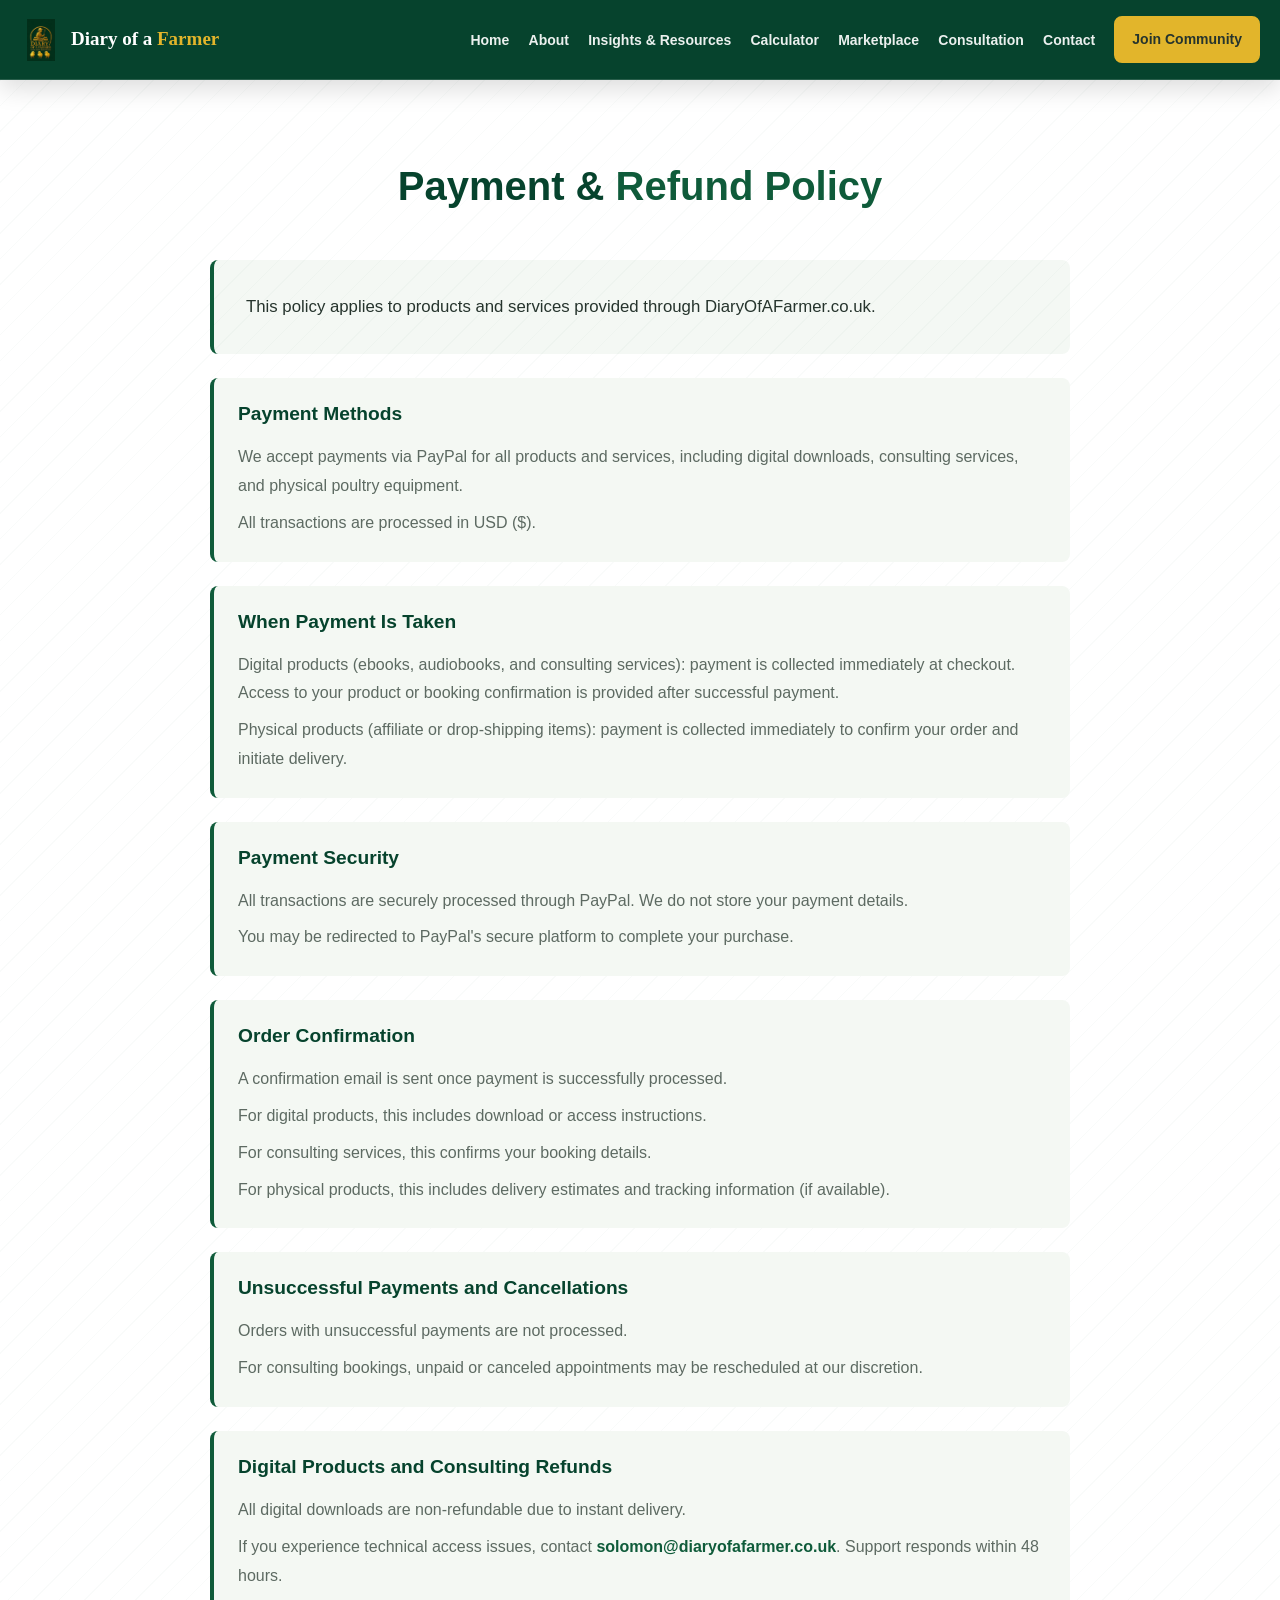
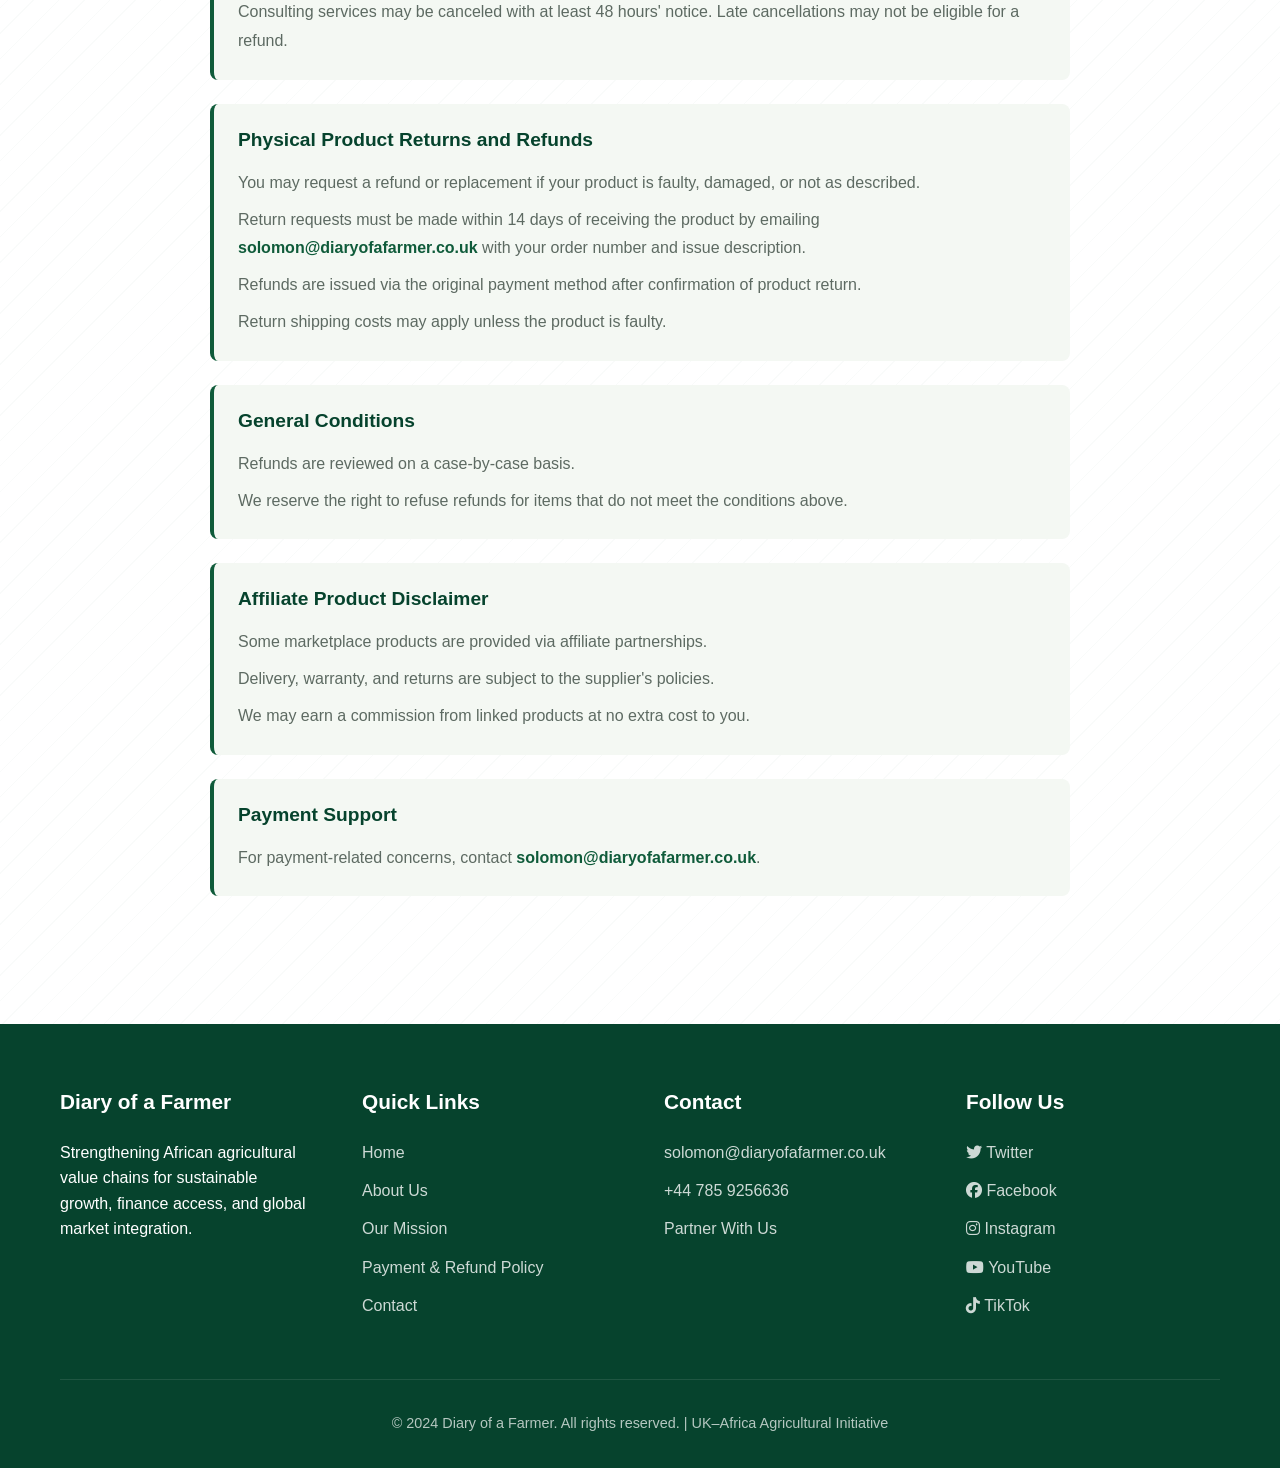
<file: payment-policy.html>
<!DOCTYPE html>
<html lang="en">
  <head>
    <meta charset="UTF-8" />
    <meta name="viewport" content="width=device-width, initial-scale=1.0" />
    <title>Payment & Refund Policy | Diary of a Farmer</title>
    <link rel="stylesheet" href="styles.css" />
    <link
      rel="stylesheet"
      href="https://cdnjs.cloudflare.com/ajax/libs/font-awesome/6.4.0/css/all.min.css"
    />
  </head>
  <body>
    <header data-component="header"></header>

    <section class="section">
      <div class="container legal-content">
        <h1 class="section-title">Payment &amp; <span>Refund Policy</span></h1>

        <div class="legal-section">
          <div class="notice-card highlight">
            <p>
              This policy applies to products and services provided through
              DiaryOfAFarmer.co.uk.
            </p>
          </div>

          <div class="notice-card">
            <h3>Payment Methods</h3>
            <p>
              We accept payments via PayPal for all products and services,
              including digital downloads, consulting services, and physical
              poultry equipment.
            </p>
            <p>All transactions are processed in USD ($).</p>
          </div>

          <div class="notice-card">
            <h3>When Payment Is Taken</h3>
            <p>
              Digital products (ebooks, audiobooks, and consulting services):
              payment is collected immediately at checkout. Access to your
              product or booking confirmation is provided after successful
              payment.
            </p>
            <p>
              Physical products (affiliate or drop-shipping items): payment is
              collected immediately to confirm your order and initiate delivery.
            </p>
          </div>

          <div class="notice-card">
            <h3>Payment Security</h3>
            <p>
              All transactions are securely processed through PayPal. We do not
              store your payment details.
            </p>
            <p>
              You may be redirected to PayPal's secure platform to complete
              your purchase.
            </p>
          </div>

          <div class="notice-card">
            <h3>Order Confirmation</h3>
            <p>
              A confirmation email is sent once payment is successfully
              processed.
            </p>
            <p>
              For digital products, this includes download or access
              instructions.
            </p>
            <p>For consulting services, this confirms your booking details.</p>
            <p>
              For physical products, this includes delivery estimates and
              tracking information (if available).
            </p>
          </div>

          <div class="notice-card">
            <h3>Unsuccessful Payments and Cancellations</h3>
            <p>Orders with unsuccessful payments are not processed.</p>
            <p>
              For consulting bookings, unpaid or canceled appointments may be
              rescheduled at our discretion.
            </p>
          </div>

          <div class="notice-card">
            <h3>Digital Products and Consulting Refunds</h3>
            <p>
              All digital downloads are non-refundable due to instant delivery.
            </p>
            <p>
              If you experience technical access issues, contact
              <a href="mailto:solomon@diaryofafarmer.co.uk"
                >solomon@diaryofafarmer.co.uk</a
              >. Support responds within 48 hours.
            </p>
            <p>
              Consulting services may be canceled with at least 48 hours'
              notice. Late cancellations may not be eligible for a refund.
            </p>
          </div>

          <div class="notice-card">
            <h3>Physical Product Returns and Refunds</h3>
            <p>
              You may request a refund or replacement if your product is faulty,
              damaged, or not as described.
            </p>
            <p>
              Return requests must be made within 14 days of receiving the
              product by emailing
              <a href="mailto:solomon@diaryofafarmer.co.uk"
                >solomon@diaryofafarmer.co.uk</a
              >
              with your order number and issue description.
            </p>
            <p>
              Refunds are issued via the original payment method after
              confirmation of product return.
            </p>
            <p>
              Return shipping costs may apply unless the product is faulty.
            </p>
          </div>

          <div class="notice-card">
            <h3>General Conditions</h3>
            <p>Refunds are reviewed on a case-by-case basis.</p>
            <p>
              We reserve the right to refuse refunds for items that do not meet
              the conditions above.
            </p>
          </div>

          <div class="notice-card">
            <h3>Affiliate Product Disclaimer</h3>
            <p>
              Some marketplace products are provided via affiliate partnerships.
            </p>
            <p>
              Delivery, warranty, and returns are subject to the supplier's
              policies.
            </p>
            <p>
              We may earn a commission from linked products at no extra cost to
              you.
            </p>
          </div>

          <div class="notice-card">
            <h3>Payment Support</h3>
            <p>
              For payment-related concerns, contact
              <a href="mailto:solomon@diaryofafarmer.co.uk"
                >solomon@diaryofafarmer.co.uk</a
              >.
            </p>
          </div>
        </div>
      </div>
    </section>

    <footer data-component="footer"></footer>

    <script src="script.js"></script>
  </body>
</html>
</file>
<file: styles.css>
:root {
    --primary-green: #0f5b3a;
    --light-green: #3c9a67;
    --dark-green: #06432d;
    --accent-yellow: #e2b52b;
    --accent-yellow-hover: #c99c18;
    --light-bg: #f4f8f3;
    --dark-text: #26342d;
    --light-text: #5d6a62;
    --white: #ffffff;
    --shadow: 0 8px 30px rgba(0, 0, 0, 0.08);
    --transition: all 0.3s ease;
}

* {
    margin: 0;
    padding: 0;
    box-sizing: border-box;
}

html {
    scroll-behavior: smooth;
}

body {
    font-family: 'Poppins', sans-serif;
    line-height: 1.6;
    color: var(--dark-text);
    background-color: var(--white);
    overflow-x: hidden;
}

h1, h2, h3, h4 {
    font-family: 'Roboto Slab', serif;
    font-weight: 600;
    line-height: 1.3;
    margin-bottom: 1rem;
}

.container {
    width: 100%;
    max-width: 1200px;
    margin: 0 auto;
    padding: 0 20px;
}

/* Header & Navigation */
header {
    background-color: var(--white);
    box-shadow: var(--shadow);
    position: sticky;
    top: 0;
    z-index: 1000;
    padding: 1rem 0;
}

.header-container {
    display: flex;
    justify-content: space-between;
    align-items: center;
}

.logo {
    display: flex;
    align-items: center;
    gap: 10px;
    text-decoration: none;
}

.logo-icon {
    color: var(--primary-green);
    font-size: 2rem;
}

.logo-img {
    width: 50px;
    height: 50px;
    object-fit: contain;
    border-radius: 8px;
}

.logo-text {
    font-family: 'Roboto Slab', serif;
    font-weight: 700;
    font-size: 1.5rem;
    color: var(--dark-green);
}

.logo-text span {
    color: var(--primary-green);
}

.nav-menu {
    display: flex;
    list-style: none;
    gap: 1.6rem;
    flex-wrap: nowrap;
}

.nav-menu > li {
    white-space: nowrap;
}

.dropdown {
    position: relative;
}

.dropdown-toggle {
    background: none;
    border: none;
    cursor: pointer;
    font-size: 1rem;
    font-family: 'Poppins', sans-serif;
    padding: 0;
}

.dropdown-toggle::after {
    content: '\25BE';
    margin-left: 0.45rem;
    font-size: 0.75rem;
    color: var(--light-text);
}

.dropdown-menu {
    list-style: none;
    position: absolute;
    top: calc(100% + 0.8rem);
    left: 0;
    min-width: 220px;
    background-color: var(--white);
    border-radius: 12px;
    box-shadow: var(--shadow);
    padding: 0.8rem 0;
    display: flex;
    flex-direction: column;
    gap: 0.2rem;
    opacity: 0;
    visibility: hidden;
    transform: translateY(10px);
    transition: var(--transition);
    z-index: 1001;
}

.dropdown-menu .nav-link {
    display: block;
    padding: 0.55rem 1.3rem;
    font-weight: 500;
}

.dropdown-menu .nav-link::after {
    display: none;
}

.dropdown.open .dropdown-menu,
.dropdown:hover .dropdown-menu {
    opacity: 1;
    visibility: visible;
    transform: translateY(0);
}

.dropdown.open .dropdown-toggle::after,
.dropdown:hover .dropdown-toggle::after {
    color: var(--primary-green);
}

.nav-link {
    text-decoration: none;
    color: var(--dark-text);
    font-weight: 500;
    transition: var(--transition);
    position: relative;
}

.nav-link:hover {
    color: var(--primary-green);
}

.nav-link::after {
    content: '';
    position: absolute;
    width: 0;
    height: 2px;
    background-color: var(--primary-green);
    bottom: -5px;
    left: 0;
    transition: var(--transition);
}

.nav-link:hover::after {
    width: 100%;
}

.cta-button {
    background-color: var(--primary-green);
    color: var(--white);
    padding: 0.8rem 1.8rem;
    border-radius: 50px;
    text-decoration: none;
    font-weight: 600;
    transition: var(--transition);
    border: 2px solid var(--primary-green);
}

.cta-button:hover {
    background-color: transparent;
    color: var(--primary-green);
}

.mobile-menu-btn {
    display: none;
    background: none;
    border: none;
    font-size: 1.5rem;
    color: var(--dark-green);
    cursor: pointer;
}

/* Hero Section */
.hero {
    padding: 5rem 0;
    background: linear-gradient(rgba(255, 255, 255, 0.9), rgba(255, 255, 255, 0.9)), url('https://images.unsplash.com/photo-1500382017468-9049fed747ef?ixlib=rb-4.0.3&ixid=M3wxMjA3fDB8MHxwaG90by1wYWdlfHx8fGVufDB8fHx8fA%3D%3D&auto=format&fit=crop&w=2070&q=80');
    background-size: cover;
    background-position: center;
}

.hero-content {
    max-width: 800px;
    text-align: center;
    margin: 0 auto;
}

.hero h1 {
    font-size: 3rem;
    color: var(--dark-green);
    margin-bottom: 1.5rem;
}

.hero h1 span {
    color: var(--primary-green);
}

.hero-subtitle {
    font-size: 1.2rem;
    color: var(--light-text);
    margin-bottom: 2rem;
}

.tagline {
    display: inline-block;
    background-color: var(--accent-yellow);
    color: var(--dark-text);
    padding: 0.5rem 1.5rem;
    border-radius: 50px;
    font-weight: 600;
    margin-bottom: 2rem;
    font-size: 1.1rem;
}

/* About Section */
.section {
    padding: 5rem 0;
}

.section-title {
    text-align: center;
    font-size: 2.5rem;
    color: var(--dark-green);
    margin-bottom: 3rem;
}

.section-title span {
    color: var(--primary-green);
}

.about-content {
    display: grid;
    grid-template-columns: 1fr 1fr;
    gap: 4rem;
    align-items: center;
}

.about-text p {
    margin-bottom: 1.5rem;
    font-size: 1.1rem;
    color: var(--light-text);
}

.highlight-box {
    background-color: var(--light-bg);
    border-left: 5px solid var(--primary-green);
    padding: 2rem;
    border-radius: 0 10px 10px 0;
    margin-top: 2rem;
}

.highlight-box h3 {
    color: var(--dark-green);
    margin-bottom: 1rem;
}

.about-image {
    border-radius: 10px;
    overflow: hidden;
    box-shadow: var(--shadow);
}

.about-image img {
    width: 100%;
    height: auto;
    display: block;
    transition: transform 0.5s ease;
}

.about-image:hover img {
    transform: scale(1.05);
}

/* Mission Section */
.mission {
    background-color: var(--light-bg);
}

.mission-cards {
    display: grid;
    grid-template-columns: repeat(auto-fit, minmax(300px, 1fr));
    gap: 2rem;
    margin-top: 3rem;
}

.mission-card {
    background-color: var(--white);
    padding: 2rem;
    border-radius: 10px;
    box-shadow: var(--shadow);
    transition: var(--transition);
    text-align: center;
    background-size: cover;
    background-position: center;
    position: relative;
    min-height: 400px;
    display: flex;
    flex-direction: column;
    justify-content: flex-end;
    overflow: hidden;
}

.mission-card::before {
    content: '';
    position: absolute;
    top: 0;
    left: 0;
    right: 0;
    bottom: 0;
    background: linear-gradient(180deg, rgba(0,0,0,0.3) 0%, rgba(0,0,0,0.7) 100%);
    z-index: 1;
}

.mission-card-content {
    position: relative;
    z-index: 2;
    color: var(--white);
    width: 100%;
    display: flex;
    flex-direction: column;
    align-items: center;
}

.mission-card h3 {
    color: var(--white);
}

.mission-card p {
    color: rgba(255,255,255,0.95);
}

.mission-card:hover {
    transform: translateY(-10px);
}

.mission-icon {
    font-size: 3rem;
    color: var(--white);
    margin-bottom: 1.5rem;
}

/* Blog Section */
.blog-section {
    background-color: var(--white);
}

.products-section { background-color: var(--light-bg); }
.products-grid {
    display: grid;
    grid-template-columns: repeat(4, minmax(0, 1fr));
    gap: 1.5rem;
}
.product-card {
    background: var(--white);
    border: 1px solid #e8efe8;
    border-radius: 12px;
    overflow: hidden;
    display: flex;
    flex-direction: column;
}
.product-image { width: 100%; aspect-ratio: 1; object-fit: contain; background: #f1f8e9; }
.product-placeholder { display: flex; align-items: center; justify-content: center; color: var(--primary-green); }
.product-placeholder i { font-size: 3rem; }
.product-card-body { padding: 1.4rem; display: flex; flex-direction: column; gap: 0.8rem; flex: 1; }
.product-card-body h3 { font-size: 1.1rem; color: var(--dark-green); }
.product-card-body .blog-read-link { margin-top: auto; }
.product-price { font-weight: 600; color: var(--primary-green); }
.product-stock { color: var(--light-text); font-size: 0.9rem; }
.products-status { grid-column: 1 / -1; text-align: center; padding: 2rem 0; }
@media (max-width: 992px) { .products-grid { grid-template-columns: repeat(2, minmax(0, 1fr)); } }
@media (max-width: 576px) { .products-grid { grid-template-columns: 1fr; } }

.blog-grid {
    display: grid;
    grid-template-columns: repeat(auto-fit, minmax(280px, 1fr));
    gap: 2rem;
}

.blog-card {
    background-color: var(--white);
    border: 1px solid #e8efe8;
    border-radius: 12px;
    overflow: hidden;
    box-shadow: var(--shadow);
    transition: var(--transition);
    display: flex;
    flex-direction: column;
}

.blog-card:hover {
    transform: translateY(-6px);
}

.blog-image {
    width: 100%;
    height: 200px;
    object-fit: cover;
    background: linear-gradient(135deg, #e8f5e9, #f1f8e9);
}

.blog-card-body {
    padding: 1.4rem;
    display: flex;
    flex-direction: column;
    gap: 0.9rem;
    flex: 1;
}

.blog-date {
    font-size: 0.9rem;
    color: var(--light-text);
}

.blog-card-title {
    font-size: 1.3rem;
    color: var(--dark-green);
    margin: 0;
}

.blog-excerpt {
    color: var(--light-text);
    margin: 0;
}

.blog-read-link {
    margin-top: auto;
    color: var(--primary-green);
    text-decoration: none;
    font-weight: 600;
}

.blog-read-link:hover {
    color: var(--dark-green);
}

.blog-status {
    grid-column: 1 / -1;
    text-align: center;
    color: var(--light-text);
    font-size: 1.05rem;
}

.blog-footer-link {
    margin-top: 2rem;
    text-align: center;
}

/* CTA Section */
.cta-section {
    text-align: center;
    padding: 5rem 0;
    background: linear-gradient(135deg, var(--primary-green), var(--dark-green));
    color: var(--white);
}

.cta-section h2 {
    font-size: 2.5rem;
    margin-bottom: 1.5rem;
}

.cta-section p {
    max-width: 700px;
    margin: 0 auto 2.5rem;
    font-size: 1.1rem;
    opacity: 0.9;
}

.cta-button-large {
    background-color: var(--accent-yellow);
    color: var(--dark-text);
    padding: 1.2rem 2.5rem;
    border-radius: 50px;
    text-decoration: none;
    font-weight: 700;
    font-size: 1.2rem;
    transition: var(--transition);
    display: inline-block;
    border: 2px solid var(--accent-yellow);
}

.cta-button-large:hover {
    background-color: transparent;
    color: var(--accent-yellow);
}

/* Footer */
footer {
    background-color: var(--dark-green);
    color: var(--white);
    padding: 4rem 0 2rem;
}

.footer-content {
    display: grid;
    grid-template-columns: repeat(auto-fit, minmax(250px, 1fr));
    gap: 3rem;
    margin-bottom: 3rem;
}

.footer-column h3 {
    color: var(--white);
    margin-bottom: 1.5rem;
    font-size: 1.3rem;
}

.footer-links {
    list-style: none;
}

.footer-links li {
    margin-bottom: 0.8rem;
}

.footer-links a {
    color: rgba(255, 255, 255, 0.8);
    text-decoration: none;
    transition: var(--transition);
}

.footer-links a:hover {
    color: var(--accent-yellow);
    padding-left: 5px;
}

.copyright {
    text-align: center;
    padding-top: 2rem;
    border-top: 1px solid rgba(255, 255, 255, 0.1);
    color: rgba(255, 255, 255, 0.7);
    font-size: 0.9rem;
}

/* Responsive Design */
@media (max-width: 992px) {
    .hero h1 {
        font-size: 2.5rem;
    }
    
    .about-content {
        grid-template-columns: 1fr;
        gap: 3rem;
    }
    
    .about-image {
        order: -1;
    }
}

@media (max-width: 768px) {
    .nav-menu {
        position: fixed;
        top: 80px;
        left: -100%;
        flex-direction: column;
        background-color: var(--white);
        width: 100%;
        text-align: center;
        transition: var(--transition);
        box-shadow: var(--shadow);
        padding: 2rem 0;
        z-index: 999;
    }

    .nav-menu.active {
        left: 0;
    }

    .mobile-menu-btn {
        display: block;
    }

    .dropdown {
        width: 100%;
    }

    .dropdown-toggle {
        width: 100%;
        text-align: center;
        padding: 0.4rem 0;
    }

    .dropdown-menu {
        position: static;
        opacity: 1;
        visibility: visible;
        transform: none;
        box-shadow: none;
        background-color: transparent;
        padding: 0;
        display: none;
    }

    .dropdown.open .dropdown-menu {
        display: flex;
    }

    .dropdown-menu .nav-link {
        padding: 0.5rem 0;
    }

    .hero h1 {
        font-size: 2rem;
    }

    .section-title {
        font-size: 2rem;
    }
    
    .cta-section h2 {
        font-size: 2rem;
    }
}

@media (max-width: 576px) {
    .hero {
        padding: 3rem 0;
    }
    
    .section {
        padding: 3rem 0;
    }
    
    .cta-section {
        padding: 3rem 0;
    }
    
    .hero h1 {
        font-size: 1.8rem;
    }
}

/* Team Members Section */
.team-members-grid {
    display: grid;
    grid-template-columns: repeat(auto-fit, minmax(350px, 1fr));
    gap: 3rem;
    margin-top: 3rem;
}

@media (min-width: 769px) {
    .team-members-grid {
        grid-template-columns: repeat(2, minmax(0, 1fr));
    }
}

.team-member-card {
    background-color: var(--white);
    border-radius: 10px;
    box-shadow: var(--shadow);
    overflow: hidden;
    transition: var(--transition);
}

.team-member-card:hover {
    transform: translateY(-10px);
    box-shadow: 0 12px 40px rgba(0, 0, 0, 0.15);
}

.team-image {
    width: 100%;
    height: 300px;
    overflow: hidden;
}

.team-image img {
    width: 100%;
    height: 100%;
    object-fit: cover;
    transition: transform 0.5s ease;
}

.team-member-card:hover .team-image img {
    transform: scale(1.05);
}

.team-info {
    padding: 2rem;
}

.team-info h3 {
    color: var(--dark-green);
    margin-bottom: 0.5rem;
    font-size: 1.5rem;
}

.team-role {
    color: var(--primary-green);
    font-weight: 600;
    margin-bottom: 1rem;
    font-size: 1.1rem;
}

.team-info p {
    color: var(--light-text);
    font-size: 0.95rem;
    margin-bottom: 1rem;
    line-height: 1.6;
}

/* Contact Page Styles */
.contact-wrapper {
    display: grid;
    grid-template-columns: 1fr 1fr;
    gap: 4rem;
    margin-top: 3rem;
}

.contact-info {
    background-color: var(--light-bg);
    padding: 2rem;
    border-radius: 10px;
}

.contact-info .section-title {
    text-align: left;
    font-size: 2rem;
    margin-bottom: 2rem;
}

.info-items {
    display: flex;
    flex-direction: column;
    gap: 2rem;
    margin-bottom: 3rem;
}

.info-item {
    display: flex;
    gap: 1.5rem;
    align-items: flex-start;
}

.info-icon {
    font-size: 2rem;
    color: var(--primary-green);
    min-width: 50px;
    text-align: center;
}

.info-content h3 {
    color: var(--dark-green);
    margin-bottom: 0.5rem;
    font-size: 1.2rem;
}

.info-content p {
    color: var(--light-text);
    margin: 0;
}

.info-content a {
    color: var(--primary-green);
    text-decoration: none;
    font-weight: 600;
    transition: var(--transition);
}

.info-content a:hover {
    color: var(--dark-green);
}

.social-section {
    margin-top: 2rem;
    padding-top: 2rem;
    border-top: 2px solid rgba(0, 0, 0, 0.1);
}

.social-section h3 {
    color: var(--dark-green);
    margin-bottom: 1rem;
    font-size: 1.1rem;
}

.social-links-contact {
    display: flex;
    gap: 1rem;
    flex-wrap: wrap;
}

.social-link {
    display: inline-flex;
    align-items: center;
    justify-content: center;
    width: 45px;
    height: 45px;
    background-color: var(--primary-green);
    color: var(--white);
    border-radius: 50%;
    text-decoration: none;
    font-size: 1.2rem;
    transition: var(--transition);
}

.social-link:hover {
    background-color: var(--dark-green);
    transform: translateY(-5px);
}

.contact-form-container {
    background-color: var(--white);
    padding: 2rem;
    border-radius: 10px;
    box-shadow: var(--shadow);
}

.contact-form-container .section-title {
    text-align: left;
    font-size: 2rem;
    margin-bottom: 2rem;
}

.contact-form {
    display: flex;
    flex-direction: column;
    gap: 1.5rem;
}

.form-group {
    display: flex;
    flex-direction: column;
}

.form-group label {
    color: var(--dark-text);
    font-weight: 600;
    margin-bottom: 0.5rem;
    font-size: 0.95rem;
}

.form-group input,
.form-group textarea {
    padding: 0.8rem;
    border: 1px solid #ddd;
    border-radius: 5px;
    font-family: 'Poppins', sans-serif;
    font-size: 0.95rem;
    transition: var(--transition);
    color: var(--dark-text);
}

.form-group input:focus,
.form-group textarea:focus {
    outline: none;
    border-color: var(--primary-green);
    box-shadow: 0 0 0 3px rgba(42, 125, 42, 0.1);
}

.form-group textarea {
    resize: vertical;
    min-height: 120px;
}

.form-group.checkbox {
    flex-direction: row;
    align-items: flex-start;
    gap: 0.8rem;
}

.form-group.checkbox input {
    width: auto;
    height: auto;
    margin-top: 0.3rem;
    cursor: pointer;
    padding: 0;
}

.checkbox-label {
    margin: 0;
    font-weight: 400;
    font-size: 0.9rem;
    line-height: 1.5;
    color: var(--light-text);
}

/* Responsive Design - Contact */
@media (max-width: 992px) {
    .contact-wrapper {
        grid-template-columns: 1fr;
        gap: 2rem;
    }
}

@media (max-width: 768px) {
    .team-members-grid {
        grid-template-columns: 1fr;
    }

    .contact-info {
        padding: 1.5rem;
    }

    .contact-form-container {
        padding: 1.5rem;
    }
}

/* Legal Notice Page */
.legal-content {
    max-width: 900px;
    margin: 0 auto;
}

.legal-section {
    margin-bottom: 3rem;
}

.legal-section .section-title {
    text-align: center;
    margin-bottom: 2rem;
}

.notice-card {
    background-color: var(--light-bg);
    padding: 1.5rem;
    border-radius: 8px;
    margin-bottom: 1.5rem;
    border-left: 4px solid var(--primary-green);
}

.notice-card h3 {
    color: var(--dark-green);
    margin-bottom: 1rem;
    font-size: 1.2rem;
}

.notice-card p {
    color: var(--light-text);
    line-height: 1.8;
    margin-bottom: 0.5rem;
}

.notice-card p:last-child {
    margin-bottom: 0;
}

.notice-card .subtitle {
    font-size: 0.95rem;
    color: var(--light-text);
    font-style: italic;
}

.notice-card a {
    color: var(--primary-green);
    text-decoration: none;
    font-weight: 600;
    transition: var(--transition);
}

.notice-card a:hover {
    color: var(--dark-green);
    text-decoration: underline;
}

.notice-card.highlight {
    background-color: rgba(42, 125, 42, 0.05);
    border-left-color: var(--primary-green);
    padding: 2rem;
    font-size: 1.05rem;
    line-height: 1.9;
}

.notice-card.highlight p {
    color: var(--dark-text);
    font-weight: 500;
}

/* Consultation Page Styles */
.consultation-hero {
    background: linear-gradient(rgba(42, 125, 42, 0.9), rgba(27, 94, 32, 0.95)), url('https://images.unsplash.com/photo-1605000797499-95a51c5269ae?ixlib=rb-4.0.3&auto=format&fit=crop&w=2071&q=80');
    background-size: cover;
    background-position: center;
    padding: 6rem 0 4rem;
    color: var(--white);
    text-align: center;
}

.consultation-hero h1 {
    font-size: 3.5rem;
    margin-bottom: 1.5rem;
}

.consultation-hero .hero-subtitle {
    color: var(--white);
}

.consultation-hero h1 span {
    color: var(--accent-yellow);
}

.filter-badge {
    background-color: rgba(255, 213, 79, 0.2);
    border: 1px solid var(--accent-yellow);
    color: var(--accent-yellow);
    display: inline-block;
    padding: 0.8rem 1.5rem;
    border-radius: 4px;
    font-weight: 600;
    margin-bottom: 2rem;
    max-width: 800px;
    line-height: 1.5;
}

.pricing-section {
    padding: 4rem 0;
    background-color: var(--light-bg);
}

.pricing-grid {
    display: grid;
    grid-template-columns: repeat(auto-fit, minmax(280px, 1fr));
    gap: 2rem;
    margin-top: 3rem;
}

.service-card {
    background-color: var(--white);
    border-radius: 12px;
    padding: 2rem;
    box-shadow: var(--shadow);
    transition: var(--transition);
    border-top: 4px solid var(--primary-green);
    display: flex;
    flex-direction: column;
    height: 100%;
}

.service-card:hover {
    transform: translateY(-8px);
    box-shadow: 0 15px 35px rgba(0, 0, 0, 0.1);
}

.service-card h3 {
    font-size: 1.2rem;
    color: var(--dark-green);
    margin-bottom: 1rem;
    min-height: 3rem;
}

.service-price {
    background-color: rgba(42, 125, 42, 0.1);
    color: var(--dark-green);
    padding: 0.8rem;
    border-radius: 8px;
    text-align: center;
    margin-bottom: 1.5rem;
}

.price-item {
    display: flex;
    justify-content: space-between;
    align-items: center;
    margin-bottom: 0.5rem;
    font-size: 0.95rem;
}

.price-item:last-child {
    margin-bottom: 0;
}

.price-amount {
    font-weight: 700;
    color: var(--primary-green);
    font-size: 1.1rem;
}

.service-icon {
    font-size: 2.5rem;
    color: var(--primary-green);
    margin-bottom: 1.5rem;
    text-align: center;
}

.form-section {
    padding: 4rem 0;
    background-color: var(--white);
}

.consultation-form-container {
    max-width: 900px;
    margin: 0 auto;
    background-color: var(--white);
    padding: 3rem;
    border-radius: 12px;
    box-shadow: var(--shadow);
    border: 1px solid #eee;
}

.form-section-title {
    font-size: 1.8rem;
    color: var(--dark-green);
    margin-bottom: 1.5rem;
    padding-bottom: 1rem;
    border-bottom: 2px solid rgba(42, 125, 42, 0.1);
}

.form-row {
    display: grid;
    grid-template-columns: 1fr 1fr;
    gap: 2rem;
    margin-bottom: 1.5rem;
}

.radio-group-container {
    margin-bottom: 2rem;
}

.radio-group-label {
    display: block;
    font-weight: 600;
    color: var(--dark-text);
    margin-bottom: 1rem;
    font-size: 1rem;
}

.radio-options {
    display: grid;
    grid-template-columns: repeat(auto-fit, minmax(200px, 1fr));
    gap: 1rem;
}

.radio-option {
    position: relative;
}

.radio-option input[type="radio"] {
    position: absolute;
    opacity: 0;
}

.radio-option label {
    display: block;
    padding: 1rem;
    background-color: var(--light-bg);
    border: 2px solid transparent;
    border-radius: 8px;
    cursor: pointer;
    transition: var(--transition);
    text-align: center;
    font-weight: 500;
    color: var(--light-text);
}

.radio-option input[type="radio"]:checked + label {
    border-color: var(--primary-green);
    background-color: rgba(42, 125, 42, 0.05);
    color: var(--primary-green);
    font-weight: 600;
}

.radio-option label:hover {
    background-color: #f0f0f0;
}

.file-upload-wrapper {
    margin-bottom: 1.5rem;
}

.file-upload-label {
    display: flex;
    flex-direction: column;
    align-items: center;
    justify-content: center;
    padding: 2rem;
    border: 2px dashed #ccc;
    border-radius: 8px;
    cursor: pointer;
    transition: var(--transition);
    background-color: var(--light-bg);
}

.file-upload-label:hover {
    border-color: var(--primary-green);
    background-color: rgba(42, 125, 42, 0.05);
}

.file-upload-icon {
    font-size: 2rem;
    color: var(--light-text);
    margin-bottom: 0.5rem;
}

input[type="file"] {
    display: none;
}

.info-text {
    font-size: 0.85rem;
    color: #888;
    margin-top: 0.5rem;
}

/* Responsive for Consultation Page */
@media (max-width: 768px) {
    .consultation-hero h1 {
        font-size: 2.2rem;
    }
    
    .form-row {
        grid-template-columns: 1fr;
        gap: 1rem;
    }
    
    .consultation-form-container {
        padding: 1.5rem;
    }
    
    .radio-options {
        grid-template-columns: 1fr;
    }
}

/* Homepage redesign: logo green and yellow-gold accents. */
.homepage {
    --gold: #e2b52b;
    --gold-hover: #c99c18;
    --primary-green: #0f5b3a;
    --dark-green: #06432d;
    --light-bg: #f4f8f3;
    --dark-text: #26342d;
    --light-text: #5d6a62;
    --surface: #ffffff;
    --page-bg: #ffffff;
    color-scheme: light;
    --line: #dfe9e1;
    font-family: 'Segoe UI', Arial, sans-serif;
    background: var(--page-bg);
}
.homepage h1, .homepage h2, .homepage h3, .homepage h4 {
    font-family: 'Segoe UI', Arial, sans-serif;
    font-weight: 650;
    letter-spacing: -0.035em;
}
.homepage .container { max-width: 1320px; padding-inline: 40px; }
.skip-link { position: fixed; top: -80px; left: 20px; padding: 12px 20px; background: #fff; color: #292723; z-index: 2000; }
.skip-link:focus { top: 8px; }
a:focus-visible, button:focus-visible { outline: 3px solid #a17a23; outline-offset: 5px; }
header[data-component="header"] {
    height: 80px;
    min-height: 80px;
    padding: 0;
    box-shadow: none;
    border-bottom: 1px solid #eae3d6;
    background: #fff;
}
header[data-component="header"] .header-container { height: 100%; max-width: 1400px; gap: 24px; }
header[data-component="header"] .logo { gap: 9px; flex-shrink: 0; }
header[data-component="header"] .logo-img { width: 42px; height: 42px; border-radius: 0; }
header[data-component="header"] .logo-text { font-size: 19px; white-space: nowrap; }
header[data-component="header"] .nav-menu { align-items: center; gap: clamp(14px, 1.5vw, 24px); }
header[data-component="header"] .nav-link { font-family: 'Segoe UI', Arial, sans-serif; font-size: 14px; font-weight: 600; }
header[data-component="header"] .nav-link[aria-current="page"] { color: #856014; }
header[data-component="header"] .nav-link[aria-current="page"]::after { width: 100%; background: #856014; }
header[data-component="header"] .cta-button { display: inline-flex; align-items: center; padding: 10px 16px; border-radius: 8px; background: #e4b64e; border-color: #e4b64e; color: #292723; }
header[data-component="header"] .cta-button:hover { background: #d7a83e; border-color: #d7a83e; color: #292723; }
header[data-component="header"] .cta-button::after { display: none; }
header[data-component="header"] .dropdown-menu { border: 1px solid #eae3d6; box-shadow: 0 12px 30px rgb(88 66 22 / 10%); top: calc(100% + 20px); border-radius: 12px; }
header[data-component="header"] .dropdown:hover:not(.open) .dropdown-menu { opacity: 0; visibility: hidden; }
header[data-component="header"] .dropdown-menu .nav-link { padding: 10px 18px; }
header[data-component="header"] .dropdown-menu .nav-link:hover { background: #fffaf0; }
header[data-component="header"] .mobile-menu-btn { width: 44px; height: 44px; border: 1px solid #eae3d6; border-radius: 8px; }
.menu-symbol, .menu-symbol::before, .menu-symbol::after { display: block; width: 20px; height: 2px; background: #292723; position: relative; margin: auto; transition: transform .2s; }
.menu-symbol::before, .menu-symbol::after { content: ''; position: absolute; left: 0; }
.menu-symbol::before { top: -6px; }
.menu-symbol::after { top: 6px; }
[aria-expanded="true"] .menu-symbol { background: transparent; }
[aria-expanded="true"] .menu-symbol::before { top: 0; transform: rotate(45deg); }
[aria-expanded="true"] .menu-symbol::after { top: 0; transform: rotate(-45deg); }
.homepage section { scroll-margin-top: 100px; }
.homepage .hero { position: relative; isolation: isolate; overflow: hidden; min-height: min(660px, calc(100svh - 80px)); padding: 0; background: var(--dark-green); }
.homepage .hero::before { position: absolute; inset: 0; z-index: 1; content: ""; background: linear-gradient(90deg, rgb(4 48 32 / 96%) 0%, rgb(4 48 32 / 82%) 44%, rgb(4 48 32 / 25%) 100%); }
.hero-layout { display: grid; grid-template-columns: 1.15fr 1fr; gap: 56px; align-items: center; }
.homepage .hero-layout { position: relative; z-index: 2; grid-template-columns: 1fr; gap: 0; min-height: inherit; }
.homepage .hero-content { text-align: left; max-width: 700px; margin: 0; padding-block: 72px; }
.homepage .tagline { display: flex; align-items: center; gap: 12px; padding: 0; background: none; border-radius: 0; color: var(--gold); font-size: 13px; letter-spacing: 0; text-transform: uppercase; margin-bottom: 24px; }
.homepage .tagline::before { width: 34px; height: 2px; background: var(--gold); content: ""; }
.homepage .hero h1 { font-size: 64px; line-height: 1.08; letter-spacing: 0; color: #ffffff; margin-bottom: 24px; }
.homepage .hero h1 span { display: block; color: var(--gold); }
.homepage .hero-subtitle { font-size: 18px; max-width: 45ch; line-height: 1.75; color: rgb(255 255 255 / 88%); margin-bottom: 30px; }
.hero-actions { display: flex; flex-wrap: wrap; align-items: center; gap: 20px; }
.homepage .cta-button, .homepage .cta-button-large { display: inline-flex; align-items: center; justify-content: center; gap: 20px; padding: 14px 22px; font-size: 14px; line-height: 1.4; font-weight: 600; border: 1px solid var(--gold); border-radius: 8px; background: var(--gold); color: var(--dark-text); white-space: nowrap; }
.homepage .cta-button:hover, .homepage .cta-button-large:hover { background: var(--gold-hover); border-color: var(--gold-hover); color: var(--dark-text); transform: translateY(-2px); }
.text-link { display: inline-flex; gap: 12px; align-items: center; text-decoration: none; font-size: 14px; font-weight: 600; color: var(--primary-green); }
.text-link:hover { text-decoration: underline; text-underline-offset: 5px; }
.hero-visual { overflow: hidden; border-radius: 12px; height: 450px; }
.homepage .hero-visual { position: absolute; inset: 0; z-index: 0; height: auto; border-radius: 0; }
.hero-visual img { width: 100%; height: 100%; object-fit: cover; display: block; }
.homepage .hero-visual img { object-position: center 52%; }
.homepage .hero-slide { position: absolute; inset: 0; opacity: 0; transition: opacity 1.2s ease; }
.homepage .hero-slide.is-active { opacity: 1; }
.homepage .hero .text-link { color: #ffffff; }
.community-strip { background: var(--light-bg); border-block: 1px solid var(--line); }
.homepage main > .section:not(.hero), .homepage main > .cta-section, .homepage .community-strip {
    background-image: repeating-linear-gradient(135deg, rgb(15 91 58 / 2.5%) 0 1px, transparent 1px 18px);
}
.community-strip-inner { display: flex; align-items: center; justify-content: space-between; gap: 24px; padding-block: 22px; }
.community-strip p { font-size: 14px; color: var(--light-text); }
.community-strip-inner > div { display: flex; flex-wrap: wrap; gap: 30px; font-size: 14px; font-weight: 600; color: var(--dark-green); }
.homepage .section { padding: 88px 0; }
.homepage .section-title { text-align: left; font-size: clamp(30px, 3vw, 40px); line-height: 1.2; margin-bottom: 34px; color: var(--dark-text); }
.homepage .about-content { grid-template-columns: 1.15fr 1fr; gap: 72px; }
.homepage .about-text .section-title { margin-bottom: 24px; }
.homepage .about-text p { font-size: 16px; line-height: 1.85; }
.approach-panel { padding: 36px; border-radius: 12px; background: var(--light-bg); }
.approach-panel h3 { font-size: 28px; line-height: 1.25; color: var(--dark-green); margin-bottom: 18px; }
.approach-panel p { font-size: 15px; color: var(--light-text); }
.approach-list { list-style: none; margin-top: 26px; display: grid; gap: 16px; font-size: 14px; }
.approach-list li { display: flex; align-items: baseline; gap: 12px; }
.approach-list span { color: var(--primary-green); }
.homepage .mission { background: var(--page-bg); border-top: 1px solid var(--line); }
.homepage .mission-cards { grid-template-columns: repeat(4, minmax(0, 1fr)); gap: 24px; margin-top: 0; }
.homepage .mission-card { padding: 0; min-height: 0; display: block; background: transparent; border-radius: 0; box-shadow: none; text-align: left; overflow: visible; }
.homepage .mission-card::before { display: none; }
.focus-image { width: 100%; height: 190px; object-fit: cover; border-radius: 12px; display: block; }
.homepage .mission-card-content { align-items: flex-start; padding-top: 22px; }
.homepage .mission-card h3 { color: var(--dark-text); font-size: 21px; letter-spacing: -.025em; }
.homepage .mission-card p { color: var(--light-text); font-size: 14px; line-height: 1.8; }
.homepage .mission-card:hover { transform: translateY(-4px); }
.homepage .products-section { background: var(--light-bg); }
.homepage .product-card, .homepage .blog-card { border: 1px solid var(--line); background: var(--surface); box-shadow: none; border-radius: 12px; }
.homepage .product-image { background: var(--surface); }
.homepage .product-card-body h3, .homepage .blog-card-title { color: var(--dark-text); }
.homepage .blog-section { background: var(--page-bg); }
.homepage .blog-grid { grid-template-columns: repeat(3, minmax(0, 1fr)); }
.homepage .blog-card-body { padding: 24px; }
.homepage .blog-excerpt { font-size: 14px; }
.homepage .blog-footer-link { text-align: center; margin-top: 30px; }
.homepage .blog-footer-link .cta-button { background: transparent; border-color: var(--primary-green); color: var(--primary-green); }
.homepage .blog-footer-link .cta-button:hover { background: var(--gold); border-color: var(--gold); color: var(--dark-text); }
.homepage .products-status, .homepage .blog-status { text-align: left; background: var(--surface); border: 1px solid var(--line); border-radius: 12px; padding: 36px; color: var(--light-text); }
.homepage .blog-status a { color: var(--primary-green); }
.homepage .loading-status { min-height: 260px; background: linear-gradient(var(--light-bg), var(--light-bg)) 24px 24px / calc(100% - 48px) 150px no-repeat, var(--surface); padding-top: 196px; }
.homepage .cta-section { padding: 72px 0; text-align: left; background: var(--light-bg); color: var(--dark-text); }
.join-layout { display: grid; grid-template-columns: .8fr 1fr; gap: 64px; align-items: center; }
.join-layout > img { display: block; width: 100%; height: 300px; object-fit: cover; border-radius: 12px; }
.homepage .cta-section h2 { font-size: clamp(30px, 3vw, 40px); line-height: 1.2; margin-bottom: 20px; }
.homepage .cta-section p { font-size: 16px; margin: 0 0 28px; color: var(--light-text); opacity: 1; line-height: 1.8; }
.homepage footer { background: var(--page-bg); color: var(--light-text); border-top: 1px solid var(--line); padding: 56px 0 24px; }
.homepage .footer-content { grid-template-columns: 1.4fr .8fr 1.3fr .7fr; gap: 32px; }
.homepage .footer-column h3 { font-size: 16px; color: var(--dark-text); letter-spacing: -.01em; }
.homepage .footer-column p, .homepage .footer-links a { color: var(--light-text); font-size: 14px; }
.homepage .footer-links a:hover { color: var(--primary-green); padding-left: 0; }
.homepage .copyright { border-color: var(--line); color: var(--light-text); text-align: left; font-size: 12px; }
@media (max-width: 1100px) {
    header[data-component="header"] .mobile-menu-btn { display: block; margin-left: auto; }
    header[data-component="header"] nav { position: absolute; top: 79px; left: 0; right: 0; }
    header[data-component="header"] .nav-menu { position: static; width: 100%; display: none; flex-direction: column; align-items: stretch; gap: 0; padding: 16px 24px 24px; background: #fff; box-shadow: 0 16px 24px rgb(88 66 22 / 8%); max-height: calc(100dvh - 80px); overflow-y: auto; text-align: left; }
    header[data-component="header"] .nav-menu.active { display: flex; }
    header[data-component="header"] .nav-menu > li { width: 100%; }
    header[data-component="header"] .nav-menu > li > .nav-link { display: block; padding: 12px 0; }
    header[data-component="header"] .nav-menu > li > .cta-button { display: flex; margin-top: 12px; padding: 12px 20px; }
    header[data-component="header"] .nav-link::after { display: none; }
    header[data-component="header"] .dropdown-toggle { text-align: left; width: 100%; }
    header[data-component="header"] .dropdown-menu { display: none; position: static; visibility: visible; opacity: 1; transform: none; box-shadow: none; padding: 8px; border: 0; background: #fffaf0; }
    header[data-component="header"] .dropdown.open .dropdown-menu { display: flex; opacity: 1; visibility: visible; }
    .hero-layout { gap: 32px; }
    .homepage .hero h1 { font-size: 43px; }
    .homepage .hero-subtitle { font-size: 16px; }
    .hero-visual { height: 390px; }
    .community-strip-inner { align-items: flex-start; flex-direction: column; gap: 12px; }
    .homepage .mission-cards { grid-template-columns: repeat(2, minmax(0, 1fr)); gap: 36px 24px; }
    .focus-image { height: 240px; }
    .homepage .about-content { gap: 36px; }
    .homepage .footer-content { grid-template-columns: repeat(2, minmax(0, 1fr)); }
}
@media (max-width: 767px) {
    .homepage .container { padding-inline: 24px; }
    .homepage .hero { padding: 0; }
    .hero-layout, .homepage .about-content, .join-layout { grid-template-columns: 1fr; gap: 32px; }
    .homepage .hero h1 { font-size: clamp(36px, 6.7vw, 48px); }
    .homepage .tagline { margin-bottom: 18px; font-size: 11px; }
    .homepage .hero-subtitle { margin-bottom: 24px; }
    .hero-visual { height: 320px; }
    .community-strip-inner > div { gap: 10px 20px; font-size: 13px; }
    .homepage .section { padding: 56px 0; }
    .homepage .blog-grid { grid-template-columns: 1fr; }
    .approach-panel { padding: 28px; }
    .homepage .cta-section { padding: 48px 0; }
    .join-layout > img { height: 240px; }
}
@media (max-width: 480px) {
    .homepage .container { padding-inline: 20px; }
    .homepage .mission-cards, .homepage .products-grid, .homepage .footer-content { grid-template-columns: 1fr; }
    .homepage .hero h1 { font-size: 34px; }
    .hero-visual { height: 270px; }
    .hero-actions { gap: 18px; }
    .homepage .footer-content { gap: 28px; }
    header[data-component="header"] .logo-text { font-size: 17px; }
}
@media (prefers-reduced-motion: reduce) {
    html { scroll-behavior: auto; }
    *, *::before, *::after { transition: none !important; animation: none !important; }
}

/* Keep the shared navigation in the white and gold palette on every page. */
header[data-component="header"] .logo-text { color: #292723; }
header[data-component="header"] .logo-text span { color: #856014; }
header[data-component="header"] .nav-link { color: #292723; }
header[data-component="header"] .nav-link:hover { color: #856014; }
header[data-component="header"] .nav-link::after { background-color: #856014; }
header[data-component="header"] .cta-button:hover { color: #292723; }

.homepage a:focus-visible, .homepage button:focus-visible { outline-color: var(--primary-green); }
.homepage header[data-component="header"] {
    position: fixed;
    inset: 0 0 auto;
    z-index: 1000;
    background: transparent;
    border-bottom-color: transparent;
    transition: background-color 250ms ease, border-color 250ms ease, box-shadow 250ms ease;
}
.homepage header[data-component="header"].is-scrolled {
    background: var(--dark-green);
    border-bottom-color: rgb(255 255 255 / 14%);
    box-shadow: 0 8px 24px rgb(0 0 0 / 14%);
}
.homepage header[data-component="header"] .logo-text { color: #ffffff; }
.homepage header[data-component="header"] .logo-text span { color: var(--gold); }
.homepage header[data-component="header"] .nav-link { color: rgb(255 255 255 / 92%); }
.homepage header[data-component="header"] .nav-link:hover,
.homepage header[data-component="header"] .nav-link[aria-current="page"] { color: var(--gold); }
.homepage header[data-component="header"] .nav-link::after { background: var(--gold); }
.homepage header[data-component="header"] .mobile-menu-btn { background: transparent; border-color: rgb(255 255 255 / 45%); }
.homepage header[data-component="header"] .menu-symbol,
.homepage header[data-component="header"] .menu-symbol::before,
.homepage header[data-component="header"] .menu-symbol::after { background: #ffffff; }
.homepage header[data-component="header"] .nav-menu.active { background: var(--dark-green); }
.homepage header[data-component="header"] .nav-menu.active .nav-link { color: #ffffff; }
.homepage header[data-component="header"] .nav-menu.active .nav-link:hover,
.homepage header[data-component="header"] .nav-menu.active .nav-link[aria-current="page"] { color: var(--gold); }
.homepage header[data-component="header"] .nav-menu.active .cta-button { color: var(--dark-text); }
@media (prefers-reduced-motion: reduce) {
    .homepage .hero-slide { transition: none; }
    .homepage header[data-component="header"] { transition: none; }
}
.homepage header[data-component="header"] .logo-text span,
.homepage header[data-component="header"] .nav-link:hover,
.homepage header[data-component="header"] .nav-link[aria-current="page"] { color: var(--primary-green); }
.homepage header[data-component="header"] .nav-link[aria-current="page"]::after { background: var(--primary-green); }
.homepage header[data-component="header"] .cta-button { background: var(--gold); border-color: var(--gold); color: var(--dark-text); }
.homepage header[data-component="header"] .cta-button:hover { background: var(--gold-hover); border-color: var(--gold-hover); color: var(--dark-text); }
.homepage header[data-component="header"] .dropdown-menu,
.homepage header[data-component="header"] .mobile-menu-btn { border-color: var(--line); }
.homepage header[data-component="header"] .dropdown-menu .nav-link:hover { background: var(--light-bg); }
.homepage header[data-component="header"] .logo-text span { color: var(--gold); }
.homepage header[data-component="header"] .nav-link::after { background: var(--gold); }
.homepage header[data-component="header"] .nav-link:not(.cta-button):hover,
.homepage header[data-component="header"] .nav-link[aria-current="page"] { color: var(--gold); }
.homepage header[data-component="header"] .nav-menu.active .nav-link:not(.cta-button) { color: #ffffff; }
.homepage header[data-component="header"] .nav-menu.active .nav-link:not(.cta-button):hover,
.homepage header[data-component="header"] .nav-menu.active .nav-link[aria-current="page"] { color: var(--gold); }
.homepage header[data-component="header"] .nav-menu.active .dropdown-menu { background: transparent; }
.homepage header[data-component="header"] .nav-menu.active .cta-button,
.homepage header[data-component="header"] .nav-menu.active .cta-button:hover { color: var(--dark-text); }
.homepage header[data-component="header"] .mobile-menu-btn[aria-expanded="true"] .menu-symbol { background: transparent; }

.homepage #about.section { padding-block: 104px; background-color: var(--light-bg); }
.homepage .about-content { grid-template-columns: minmax(0, 1.05fr) minmax(0, .95fr); align-items: center; gap: clamp(40px, 6vw, 84px); }
.homepage .about-visual { position: relative; isolation: isolate; overflow: hidden; min-width: 0; aspect-ratio: 1.18; margin: 0; background: var(--dark-green); }
.homepage .about-visual::after { position: absolute; inset: 0; z-index: 0; content: ""; background: linear-gradient(180deg, transparent 42%, rgb(4 48 32 / 78%) 100%); }
.homepage .about-visual img { display: block; width: 100%; height: 100%; object-fit: cover; object-position: 28% center; }
.homepage .about-visual figcaption { position: absolute; inset: auto 28px 28px; z-index: 1; display: grid; gap: 12px; color: #ffffff; }
.homepage .about-visual figcaption span, .homepage .about-eyebrow, .homepage .approach-eyebrow { color: var(--primary-green); font-size: 11px; font-weight: 700; letter-spacing: .08em; text-transform: uppercase; }
.homepage .about-visual figcaption span { color: var(--gold); }
.homepage .about-visual figcaption strong { font-size: 24px; line-height: 1.2; }
.homepage .about-copy { display: grid; gap: 32px; min-width: 0; }
.homepage .about-text .about-eyebrow { margin-bottom: 14px; }
.homepage .about-text .section-title { margin-bottom: 22px; }
.homepage .about-text p:not(.about-eyebrow) { margin-bottom: 16px; }
.homepage .about-text .text-link { margin-top: 2px; }
.homepage .approach-panel { margin: 0; padding: 24px 0 0; border-top: 1px solid var(--line); border-radius: 0; background: transparent; }
.homepage .approach-panel .approach-eyebrow { margin-bottom: 12px; }
.homepage .approach-panel h3 { margin-bottom: 12px; font-size: 24px; line-height: 1.2; }
.homepage .approach-panel > p:not(.approach-eyebrow) { max-width: 54ch; font-size: 14px; line-height: 1.7; }
.homepage .approach-list { margin-top: 18px; gap: 12px; font-size: 13px; }
.homepage .approach-list li { align-items: center; gap: 10px; }
.homepage .approach-list span { display: grid; width: 22px; height: 22px; flex: 0 0 22px; place-items: center; border-radius: 50%; background: rgb(15 91 58 / 8%); color: var(--primary-green); font-size: 12px; }
@media (max-width: 1100px) {
    .homepage #about.section { padding-block: 80px; }
    .homepage .about-content { gap: 40px; }
}
@media (max-width: 767px) {
    .homepage #about.section { padding-block: 56px; }
    .homepage .about-content { grid-template-columns: 1fr; gap: 32px; }
    .homepage .about-visual { aspect-ratio: 1.4; }
    .homepage .about-copy { gap: 28px; }
    .homepage .about-visual figcaption { inset: auto 20px 20px; }
}

body:not(.homepage) {
    font-family: 'Segoe UI', Arial, sans-serif;
}
body:not(.homepage) h1,
body:not(.homepage) h2,
body:not(.homepage) h3,
body:not(.homepage) h4 {
    font-family: 'Segoe UI', Arial, sans-serif;
    letter-spacing: 0;
}
body:not(.homepage) section:not(.hero):not(.consultation-hero) {
    background-image: repeating-linear-gradient(135deg, rgb(15 91 58 / 2.5%) 0 1px, transparent 1px 18px);
}
body:not(.homepage) header[data-component="header"] {
    background: var(--dark-green);
    border-bottom-color: rgb(255 255 255 / 14%);
    box-shadow: 0 8px 24px rgb(0 0 0 / 14%);
}
body:not(.homepage) header[data-component="header"] .logo-text { color: #ffffff; }
body:not(.homepage) header[data-component="header"] .logo-text span { color: var(--accent-yellow); }
body:not(.homepage) header[data-component="header"] .nav-link { color: rgb(255 255 255 / 92%); }
body:not(.homepage) header[data-component="header"] .nav-link:hover,
body:not(.homepage) header[data-component="header"] .nav-link[aria-current="page"] { color: var(--accent-yellow); }
body:not(.homepage) header[data-component="header"] .nav-link::after { background: var(--accent-yellow); }
body:not(.homepage) header[data-component="header"] .dropdown-menu { background: var(--dark-green); border-color: rgb(255 255 255 / 14%); }
body:not(.homepage) header[data-component="header"] .dropdown-menu .nav-link { color: rgb(255 255 255 / 92%); }
body:not(.homepage) header[data-component="header"] .dropdown-menu .nav-link:hover { background: rgb(255 255 255 / 8%); color: var(--accent-yellow); }
body:not(.homepage) header[data-component="header"] .cta-button,
body:not(.homepage) header[data-component="header"] .cta-button:hover { background: var(--accent-yellow); border-color: var(--accent-yellow); color: var(--dark-text); }
body:not(.homepage) header[data-component="header"] .mobile-menu-btn { background: transparent; border-color: rgb(255 255 255 / 36%); }
body:not(.homepage) header[data-component="header"] .menu-symbol,
body:not(.homepage) header[data-component="header"] .menu-symbol::before,
body:not(.homepage) header[data-component="header"] .menu-symbol::after { background: #ffffff; }
body:not(.homepage) header[data-component="header"] .nav-menu.active { background: var(--dark-green); }
body:not(.homepage) header[data-component="header"] .nav-menu.active .dropdown-menu { background: transparent; }

.team-section { background-color: var(--light-bg); }
.team-section-heading { max-width: 720px; margin-bottom: 36px; }
.team-section-kicker { margin-bottom: 10px; color: var(--primary-green); font-size: 12px; font-weight: 700; text-transform: uppercase; }
.team-section .section-title { margin-bottom: 12px; text-align: left; font-size: clamp(32px, 4vw, 44px); }
.team-section-intro { max-width: 62ch; color: var(--light-text); font-size: 16px; line-height: 1.7; }
.team-members-grid { grid-template-columns: repeat(2, minmax(0, 1fr)); gap: 24px; margin-top: 0; }
.team-member-card { display: grid; grid-template-columns: minmax(0, 1fr); align-content: start; border: 1px solid var(--line); border-radius: 8px; background: #ffffff; box-shadow: none; transition: border-color 180ms ease, transform 180ms ease; }
.team-member-card:hover { transform: translateY(-3px); border-color: var(--primary-green); box-shadow: none; }
.team-image { display: grid; width: 100%; height: auto; aspect-ratio: 16 / 10; place-items: center; overflow: hidden; padding: 12px; background: #eaf1eb; }
.team-image img { display: block; width: 100%; height: 100%; object-fit: contain; object-position: center; transition: none; }
.team-member-card:hover .team-image img { transform: none; }
.team-info { padding: 26px 28px 28px; }
.team-info h3 { margin-bottom: 8px; color: var(--dark-green); font-size: 24px; line-height: 1.2; }
.team-role { margin-bottom: 16px; color: var(--primary-green); font-size: 12px; font-weight: 700; text-transform: uppercase; }
.team-info p:not(.team-role) { margin-bottom: 12px; color: var(--light-text); font-size: 14px; line-height: 1.7; }
.team-info p:last-child { margin-bottom: 0; }
@media (max-width: 768px) {
    .team-members-grid { grid-template-columns: 1fr; gap: 20px; }
    .team-section-heading { margin-bottom: 28px; }
    .team-info { padding: 22px; }
}

body:not(.homepage) .hero,
body:not(.homepage) .consultation-hero {
    position: relative;
    isolation: isolate;
    display: flex;
    align-items: center;
    min-height: 460px;
    overflow: hidden;
    padding: 96px 0 72px;
    background: var(--dark-green);
    color: #ffffff;
    text-align: left;
}
body:not(.homepage) .hero::before,
body:not(.homepage) .consultation-hero::before {
    position: absolute;
    inset: 0;
    z-index: 1;
    content: "";
    background: linear-gradient(90deg, rgb(4 48 32 / 86%) 0%, rgb(4 48 32 / 65%) 55%, rgb(4 48 32 / 18%) 100%);
}
body:not(.homepage) .hero .container,
body:not(.homepage) .consultation-hero .container {
    position: relative;
    z-index: 2;
    width: 100%;
    max-width: 1320px;
    padding-inline: 40px;
}
body:not(.homepage) .hero-content { max-width: 760px; margin: 0; text-align: left; }
body:not(.homepage) .hero h1,
body:not(.homepage) .consultation-hero h1 {
    margin-bottom: 24px;
    color: #ffffff;
    font-size: clamp(42px, 5.2vw, 64px);
    line-height: 1.08;
}
body:not(.homepage) .hero h1 span,
body:not(.homepage) .consultation-hero h1 span { color: var(--accent-yellow); }
body:not(.homepage) .hero-subtitle {
    max-width: 52ch;
    margin: 0;
    color: rgb(255 255 255 / 88%);
    font-size: 18px;
    line-height: 1.75;
}
body:not(.homepage) .hero .tagline {
    margin-bottom: 20px;
    padding: 0;
    background: none;
    color: var(--accent-yellow);
    font-size: 13px;
}
body:not(.homepage) .hero .tagline i { color: var(--accent-yellow); }
body:not(.homepage) .consultation-hero .filter-badge {
    margin-bottom: 24px;
    border-color: rgb(226 181 43 / 65%);
    background: rgb(255 255 255 / 10%);
    color: #ffffff;
}
body:not(.homepage) .hero-visual {
    position: absolute;
    inset: 0;
    z-index: 0;
    height: auto;
    border-radius: 0;
}
body:not(.homepage) .hero-visual img { object-position: center 52%; }
body:not(.homepage) .hero-slide { position: absolute; inset: 0; opacity: 0; transition: opacity 1.2s ease; }
body:not(.homepage) .hero-slide.is-active { opacity: 1; }
@media (max-width: 767px) {
    body:not(.homepage) .hero,
    body:not(.homepage) .consultation-hero { min-height: 420px; padding: 80px 0 56px; }
    body:not(.homepage) .hero .container,
    body:not(.homepage) .consultation-hero .container { padding-inline: 24px; }
    body:not(.homepage) .hero h1,
    body:not(.homepage) .consultation-hero h1 { font-size: clamp(38px, 9vw, 50px); }
    body:not(.homepage) .hero-subtitle { font-size: 16px; }
}
@media (prefers-reduced-motion: reduce) {
    body:not(.homepage) .hero-slide { transition: none; }
}
</file>
